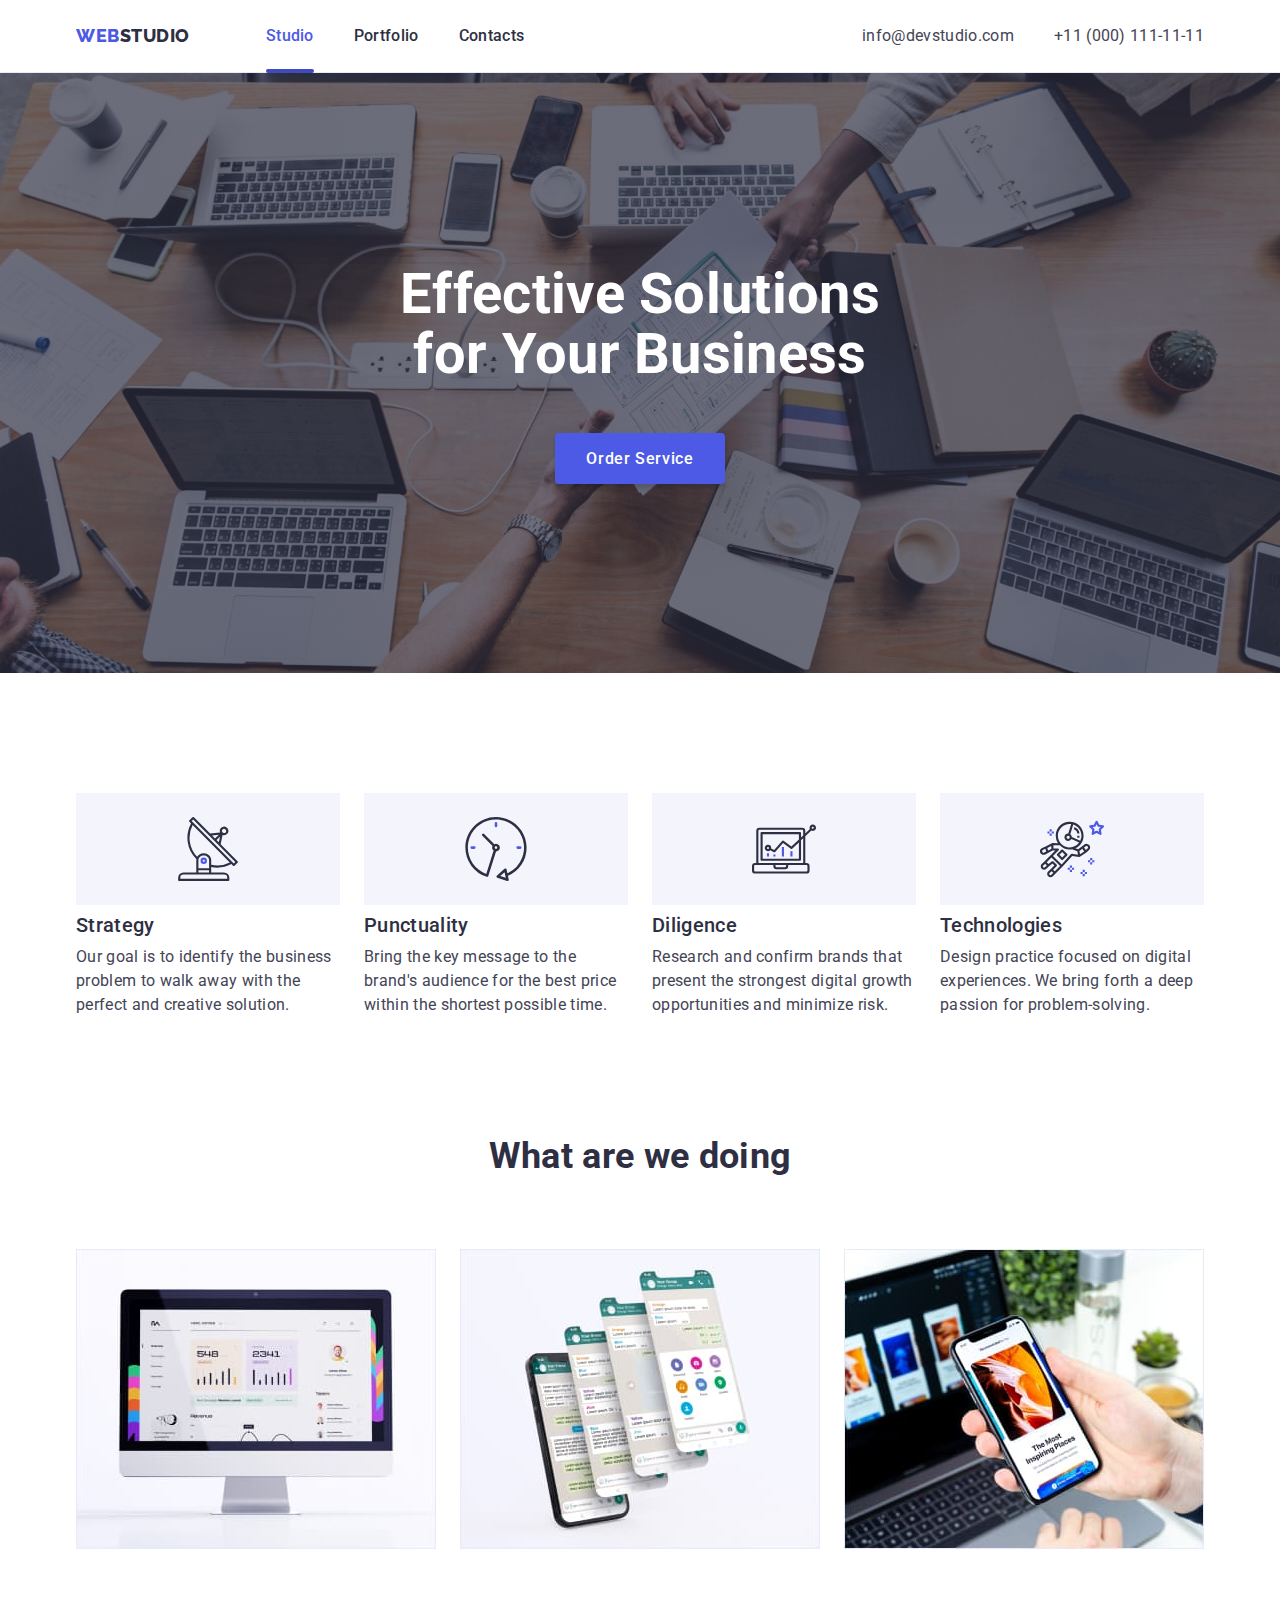
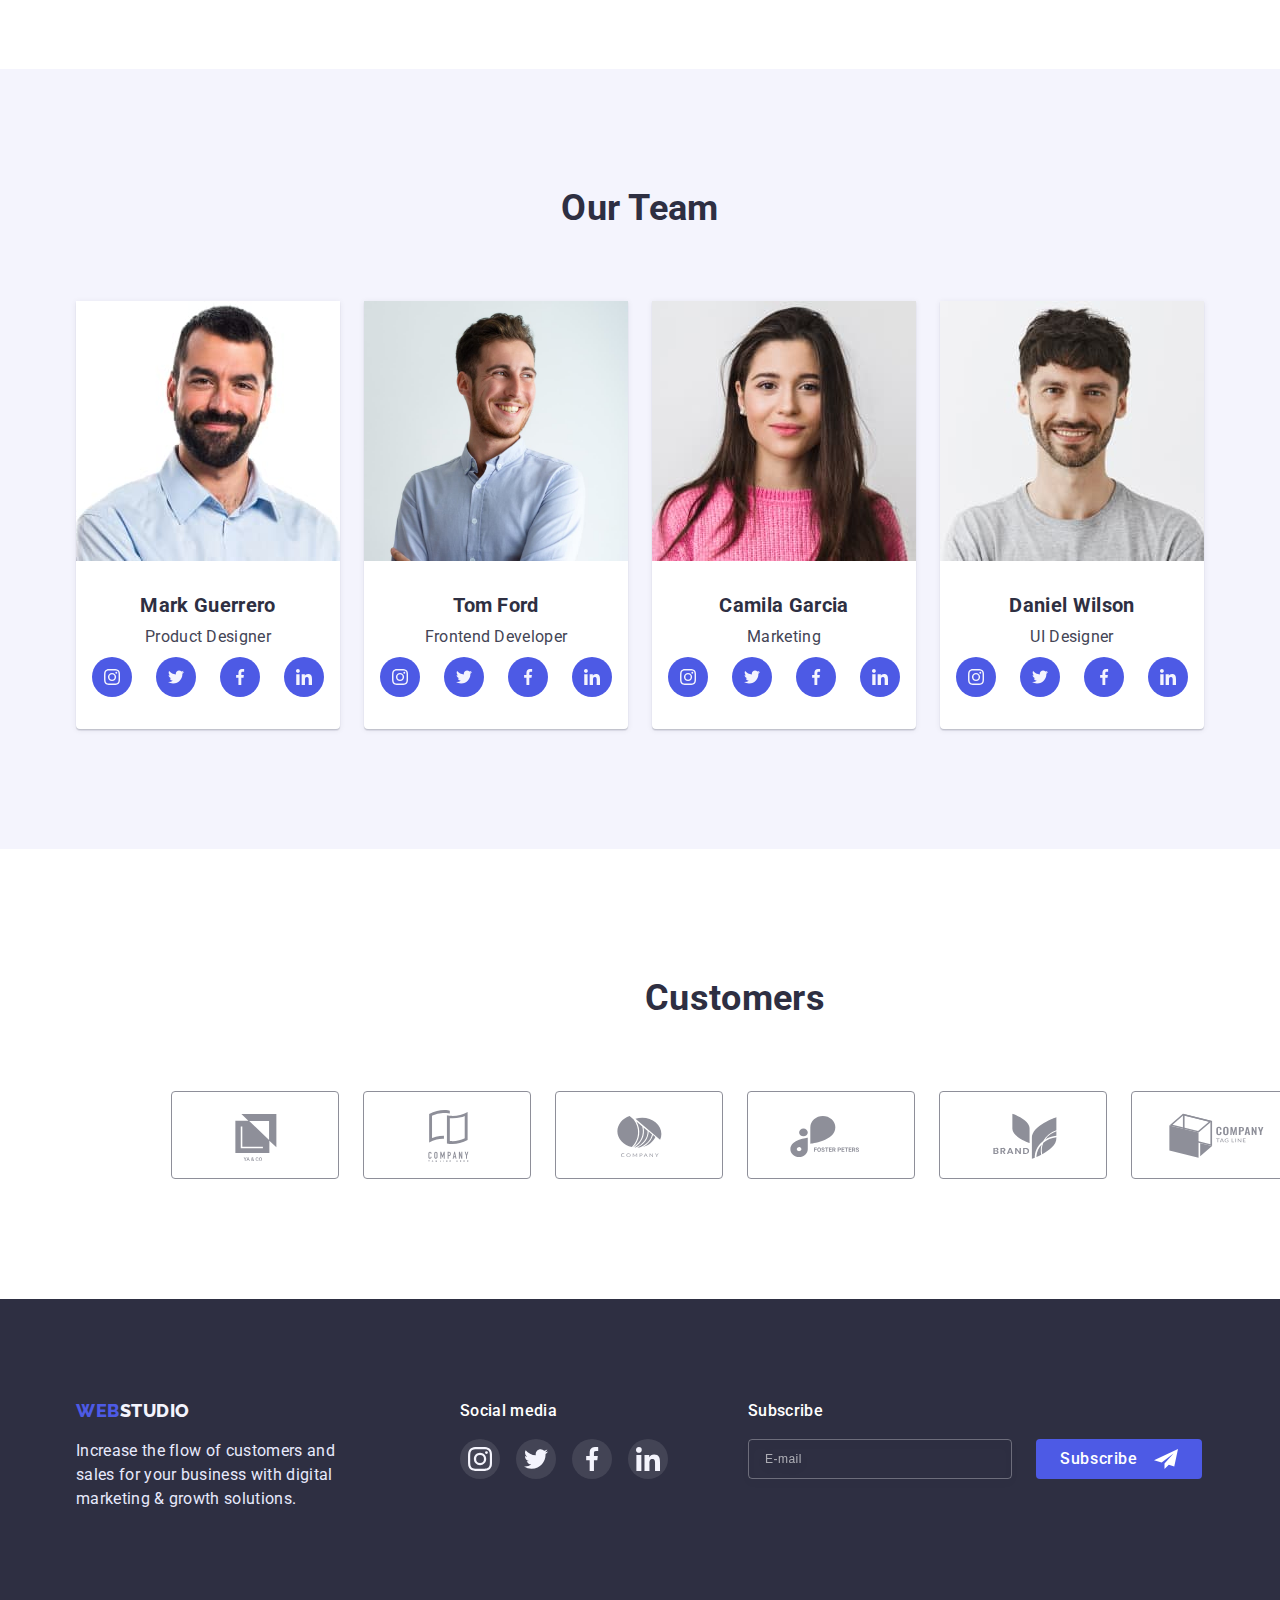
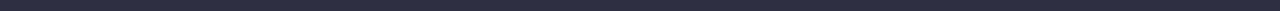
<file: index.html>
<!DOCTYPE html>
<html lang="en">
  <head>
    <meta charset="UTF-8" />
    <meta http-equiv="X-UA-Compatible" content="IE=edge" />
    <meta name="viewport" content="width=device-width, initial-scale=1.0" />
    <title>Document</title>
    <link
      rel="stylesheet"
      href="https://cdnjs.cloudflare.com/ajax/libs/modern-normalize/1.1.0/modern-normalize.min.css"
      integrity="sha512-wpPYUAdjBVSE4KJnH1VR1HeZfpl1ub8YT/NKx4PuQ5NmX2tKuGu6U/JRp5y+Y8XG2tV+wKQpNHVUX03MfMFn9Q=="
      crossorigin="anonymous"
      referrerpolicy="no-referrer"
    />
    <link rel="stylesheet" href="./css/styles.css" />
    <link rel="preconnect" href="https://fonts.googleapis.com" />
    <link rel="preconnect" href="https://fonts.gstatic.com" crossorigin />
    <link
      href="https://fonts.googleapis.com/css2?family=Raleway:wght@800&family=Roboto:wght@400;500;700;800;900&display=swap"
      rel="stylesheet"
    />
  </head>
  <body>
    <header>
      <div class="container header">
        <nav class="item">
          <a href="./index.html" class="logo"
            ><span class="logo-web">Web</span>Studio
          </a>

          <ul class="navs list">
            <li><a href="./index.html" class="nav active">Studio</a></li>
            <li><a href="./portfolio.html" class="nav">Portfolio</a></li>
            <li><a href="" class="nav">Contacts</a></li>
          </ul>
        </nav>
        <ul class="contacts list">
          <li>
            <a href="mailto:info@devstudio.com" class="contact"
              >info@devstudio.com</a
            >
          </li>
          <li>
            <a href="tel:+110001111111" class="contact">+11 (000) 111-11-11</a>
          </li>
        </ul>
      </div>
    </header>
    <main>
      <!-- Hero -->
      <section class="hero-section">
        <div class="container">
          <h1 class="hero-title">Effective Solutions for Your Business</h1>
          <button type="button" class="hero btn" data-modal-open>
            Order Service
          </button>
        </div>
      </section>

      <!-- Переваги -->
      <section class="features">
        <div class="container">
          <h2 class="ghost-title">Our advantages</h2>
          <ul class="list feature-list">
            <li class="feature">
              <div class="thumb">
                <svg class="icon">
                  <use href="./images/icons.svg#icon-antenna"></use>
                </svg>
              </div>
              <h3 class="feature-title">Strategy</h3>
              <p class="feature-descr">
                Our goal is to identify the business problem to walk away with
                the perfect and creative solution.
              </p>
            </li>
            <li class="feature">
              <div class="thumb">
                <svg class="icon">
                  <use href="./images/icons.svg#icon-clock"></use>
                </svg>
              </div>
              <h3 class="feature-title">Punctuality</h3>
              <p class="feature-descr">
                Bring the key message to the brand's audience for the best price
                within the shortest possible time.
              </p>
            </li>
            <li class="feature">
              <div class="thumb">
                <svg class="icon">
                  <use href="./images/icons.svg#icon-diagram"></use>
                </svg>
              </div>
              <h3 class="feature-title">Diligence</h3>
              <p class="feature-descr">
                Research and confirm brands that present the strongest digital
                growth opportunities and minimize risk.
              </p>
            </li>
            <li class="feature">
              <div class="thumb">
                <svg class="icon">
                  <use href="./images/icons.svg#icon-astronaut"></use>
                </svg>
              </div>
              <h3 class="feature-title">Technologies</h3>
              <p class="feature-descr">
                Design practice focused on digital experiences. We bring forth a
                deep passion for problem-solving.
              </p>
            </li>
          </ul>
        </div>
      </section>

      <!-- Чим ми займаємось -->
      <section class="activity">
        <div class="container">
          <h2 class="section-title">What are we doing</h2>
          <ul class="list activity-list">
            <li>
              <img
                src="./images/Rectangle71.jpg"
                alt="Робота за комп'ютером"
                width="360"
              />
            </li>
            <li class="img">
              <img
                src="./images/Rectangle71(1).jpg"
                alt="Робота з різними девайсами"
                width="360"
              />
            </li>
            <li class="img">
              <img
                src="./images/Rectangle71(2).jpg"
                alt="Робота з кольорами"
                width="360"
              />
            </li>
          </ul>
        </div>
      </section>

      <!-- Наша команда -->
      <section class="workers">
        <div class="container">
          <h2 class="section-title">Our Team</h2>
          <ul class="list worker-list">
            <li class="worker">
              <img
                src="./images/workers/mark.jpg"
                alt="Mark Guerrero"
                width="264"
              />
              <div class="worker-details">
                <h3 class="name">Mark Guerrero</h3>
                <p class="position">Product Designer</p>
                <ul class="list socials">
                  <li class="social-button">
                    <a href="" class="icon-link">
                      <svg class="social-icon">
                        <use href="./images/icons.svg#icon-instagram"></use>
                      </svg>
                    </a>
                  </li>
                  <li class="social-button">
                    <a href="" class="icon-link">
                      <svg class="social-icon">
                        <use href="./images/icons.svg#icon-twitter"></use>
                      </svg>
                    </a>
                  </li>
                  <li class="social-button">
                    <a href="" class="icon-link">
                      <svg class="social-icon">
                        <use href="./images/icons.svg#icon-facebook"></use>
                      </svg>
                    </a>
                  </li>
                  <li class="social-button">
                    <a href="" class="icon-link">
                      <svg class="social-icon">
                        <use href="./images/icons.svg#icon-linkedin"></use>
                      </svg>
                    </a>
                  </li>
                </ul>
              </div>
            </li>
            <li class="worker">
              <img
                src="./images/workers/tom.jpg"
                alt="Tom Ford"
                width="264"
                height="260"
              />
              <div class="worker-details">
                <h3 class="name">Tom Ford</h3>
                <p class="position">Frontend Developer</p>
                <ul class="list socials">
                  <li class="social-button">
                    <a href="" class="icon-link">
                      <svg class="social-icon">
                        <use href="./images/icons.svg#icon-instagram"></use>
                      </svg>
                    </a>
                  </li>
                  <li class="social-button">
                    <a href="" class="icon-link">
                      <svg class="social-icon">
                        <use href="./images/icons.svg#icon-twitter"></use>
                      </svg>
                    </a>
                  </li>
                  <li class="social-button">
                    <a href="" class="icon-link">
                      <svg class="social-icon">
                        <use href="./images/icons.svg#icon-facebook"></use>
                      </svg>
                    </a>
                  </li>
                  <li class="social-button">
                    <a href="" class="icon-link">
                      <svg class="social-icon">
                        <use href="./images/icons.svg#icon-linkedin"></use>
                      </svg>
                    </a>
                  </li>
                </ul>
              </div>
            </li>
            <li class="worker">
              <img
                src="./images/workers/camilla.jpg"
                alt="Camila Garcia"
                width="264"
              />
              <div class="worker-details">
                <h3 class="name">Camila Garcia</h3>
                <p class="position">Marketing</p>
                <ul class="list socials">
                  <li class="social-button">
                    <a href="" class="icon-link">
                      <svg class="social-icon">
                        <use href="./images/icons.svg#icon-instagram"></use>
                      </svg>
                    </a>
                  </li>
                  <li class="social-button">
                    <a href="" class="icon-link">
                      <svg class="social-icon">
                        <use href="./images/icons.svg#icon-twitter"></use>
                      </svg>
                    </a>
                  </li>
                  <li class="social-button">
                    <a href="" class="icon-link">
                      <svg class="social-icon">
                        <use href="./images/icons.svg#icon-facebook"></use>
                      </svg>
                    </a>
                  </li>
                  <li class="social-button">
                    <a href="" class="icon-link">
                      <svg class="social-icon">
                        <use href="./images/icons.svg#icon-linkedin"></use>
                      </svg>
                    </a>
                  </li>
                </ul>
              </div>
            </li>
            <li class="worker">
              <img
                src="./images/workers/daniel.jpg"
                alt="Daniel Wilson"
                width="264"
              />
              <div class="worker-details">
                <h3 class="name">Daniel Wilson</h3>
                <p class="position">UI Designer</p>
                <ul class="list socials">
                  <li class="social-button">
                    <a href="" class="icon-link">
                      <svg class="social-icon">
                        <use href="./images/icons.svg#icon-instagram"></use>
                      </svg>
                    </a>
                  </li>
                  <li class="social-button">
                    <a href="" class="icon-link">
                      <svg class="social-icon">
                        <use href="./images/icons.svg#icon-twitter"></use>
                      </svg>
                    </a>
                  </li>
                  <li class="social-button">
                    <a href="" class="icon-link">
                      <svg class="social-icon">
                        <use href="./images/icons.svg#icon-facebook"></use>
                      </svg>
                    </a>
                  </li>
                  <li class="social-button">
                    <a href="" class="icon-link">
                      <svg class="social-icon">
                        <use href="./images/icons.svg#icon-linkedin"></use>
                      </svg>
                    </a>
                  </li>
                </ul>
              </div>
            </li>
          </ul>
        </div>
      </section>
      <section class="customers">
        <div class="container">
          <h2 class="section-title">Customers</h2>
          <ul class="list customer-list">
            <li class="customer-list-item">
              <a href="" class="customer-btn">
                <svg class="customer-icon">
                  <use href="./images/icons.svg#icon-logo1"></use>
                </svg>
              </a>
            </li>
            <li class="customer-list-item">
              <a href="" class="customer-btn">
                <svg class="customer-icon">
                  <use href="./images/icons.svg#icon-logo2"></use>
                </svg>
              </a>
            </li>
            <li class="customer-list-item">
              <a href="" class="customer-btn">
                <svg class="customer-icon">
                  <use href="./images/icons.svg#icon-logo3"></use>
                </svg>
              </a>
            </li>
            <li class="customer-list-item">
              <a href="" class="customer-btn">
                <svg class="customer-icon">
                  <use href="./images/icons.svg#icon-logo4"></use>
                </svg>
              </a>
            </li>
            <li class="customer-list-item">
              <a href="" class="customer-btn">
                <svg class="customer-icon">
                  <use href="./images/icons.svg#icon-logo5"></use>
                </svg>
              </a>
            </li>
            <li class="customer-list-item">
              <a href="" class="customer-btn">
                <svg class="customer-icon">
                  <use href="./images/icons.svg#icon-logo6"></use>
                </svg>
              </a>
            </li>
          </ul>
        </div>
      </section>
    </main>
    <!-- Футер -->
    <footer class="footer">
      <div class="container footer-wrap">
        <div>
          <a href="./index.html" class="logo light"
            ><span class="logo-web">Web</span>Studio</a
          >
          <p class="footer-desc">
            Increase the flow of customers and sales for your business with
            digital marketing & growth solutions.
          </p>
        </div>
        <div class="footer-social-media">
          <h2 class="social-title">Social media</h2>
          <ul class="list footer-socials">
            <li class="footer-social-button">
              <a href="" class="icon-link">
                <svg class="footer-social-icon">
                  <use href="./images/icons.svg#icon-instagram"></use>
                </svg>
              </a>
            </li>
            <li class="footer-social-button">
              <a href="" class="icon-link">
                <svg class="footer-social-icon">
                  <use href="./images/icons.svg#icon-twitter"></use>
                </svg>
              </a>
            </li>
            <li class="footer-social-button">
              <a href="" class="icon-link">
                <svg class="footer-social-icon">
                  <use href="./images/icons.svg#icon-facebook"></use>
                </svg>
              </a>
            </li>
            <li class="footer-social-button">
              <a href="" class="icon-link">
                <svg class="footer-social-icon">
                  <use href="./images/icons.svg#icon-linkedin"></use>
                </svg>
              </a>
            </li>
          </ul>
        </div>
        <div>
          <h2 class="social-title">Subscribe</h2>
          <form action="" class="footer-form">
            <input
              type="email"
              name="email"
              class="footer-email"
              placeholder="E-mail"
            />
            <button type="submit" class="subscribe btn">
              Subscribe
              <svg class="icon-plane">
                <use href="./images/icons.svg#icon-plane"></use>
              </svg>
            </button>
          </form>
        </div>
      </div>
    </footer>
      <div class="backdrop is-hidden" data-modal>
          <div class="modal">
            <button type="button" class="close-btn" data-modal-close>
              <svg class="close-icon">
                <use href="./images/icons.svg#icon-close"></use>
              </svg>
            </button>
            <h2 class="modal-title">
              Leave your contacts and we will call you back
            </h2>
            <form action="" class="form">
              <div class="form-wrapper">
                <label>
                  <span class="form-label">Name</span>
                  <span class="form-field">
                    <input type="text" name="name" class="form-input" />
                    <svg class="form-icon">
                      <use href="./images/icons.svg#icon-person"></use>
                    </svg>
                  </span>
                </label>
                <label>
                  <span class="form-label">Phone</span>
                  <span class="form-field">
                    <input type="text" name="name" class="form-input" />
                    <svg class="form-icon">
                      <use href="./images/icons.svg#icon-phone"></use>
                    </svg>
                  </span >
                </label>
                <label>
                  <span class="form-label">Email</span>
                  <span class="form-field">
                    <input type="text" name="name" class="form-input" />
                    <svg class="form-icon">
                      <use href="./images/icons.svg#icon-email"></use>
                    </svg>
                  </span >
                </label>
                <label>
                  <span class="form-label">Comment</span>
                  <textarea
                    name="comment"
                    placeholder="Text input"
                    class="comment"
                  ></textarea>
                </label>
              </div>
              <label class="checkbox-label">
                <input
                  type="checkbox"
                  name="policy"
                  class="checkbox"
                  value="aggreed"
                />
                <span class="checkbox-icon">
                  <svg width="10" height="8">
                    <use href="./images/icons.svg#icon-check"></use>
                  </svg>
                </span>
                 <span>
                    I accept the terms and conditions of the 
                    <a href="" class="policy-link"> Privacy Policy</a>
                 </span >
              </label>
              <button type="submit" class="btn send">Send</button>
            </form>
          </div>
        </div>
    <script src="./js/modal.js"></script>
  </body>
</html>
</file>
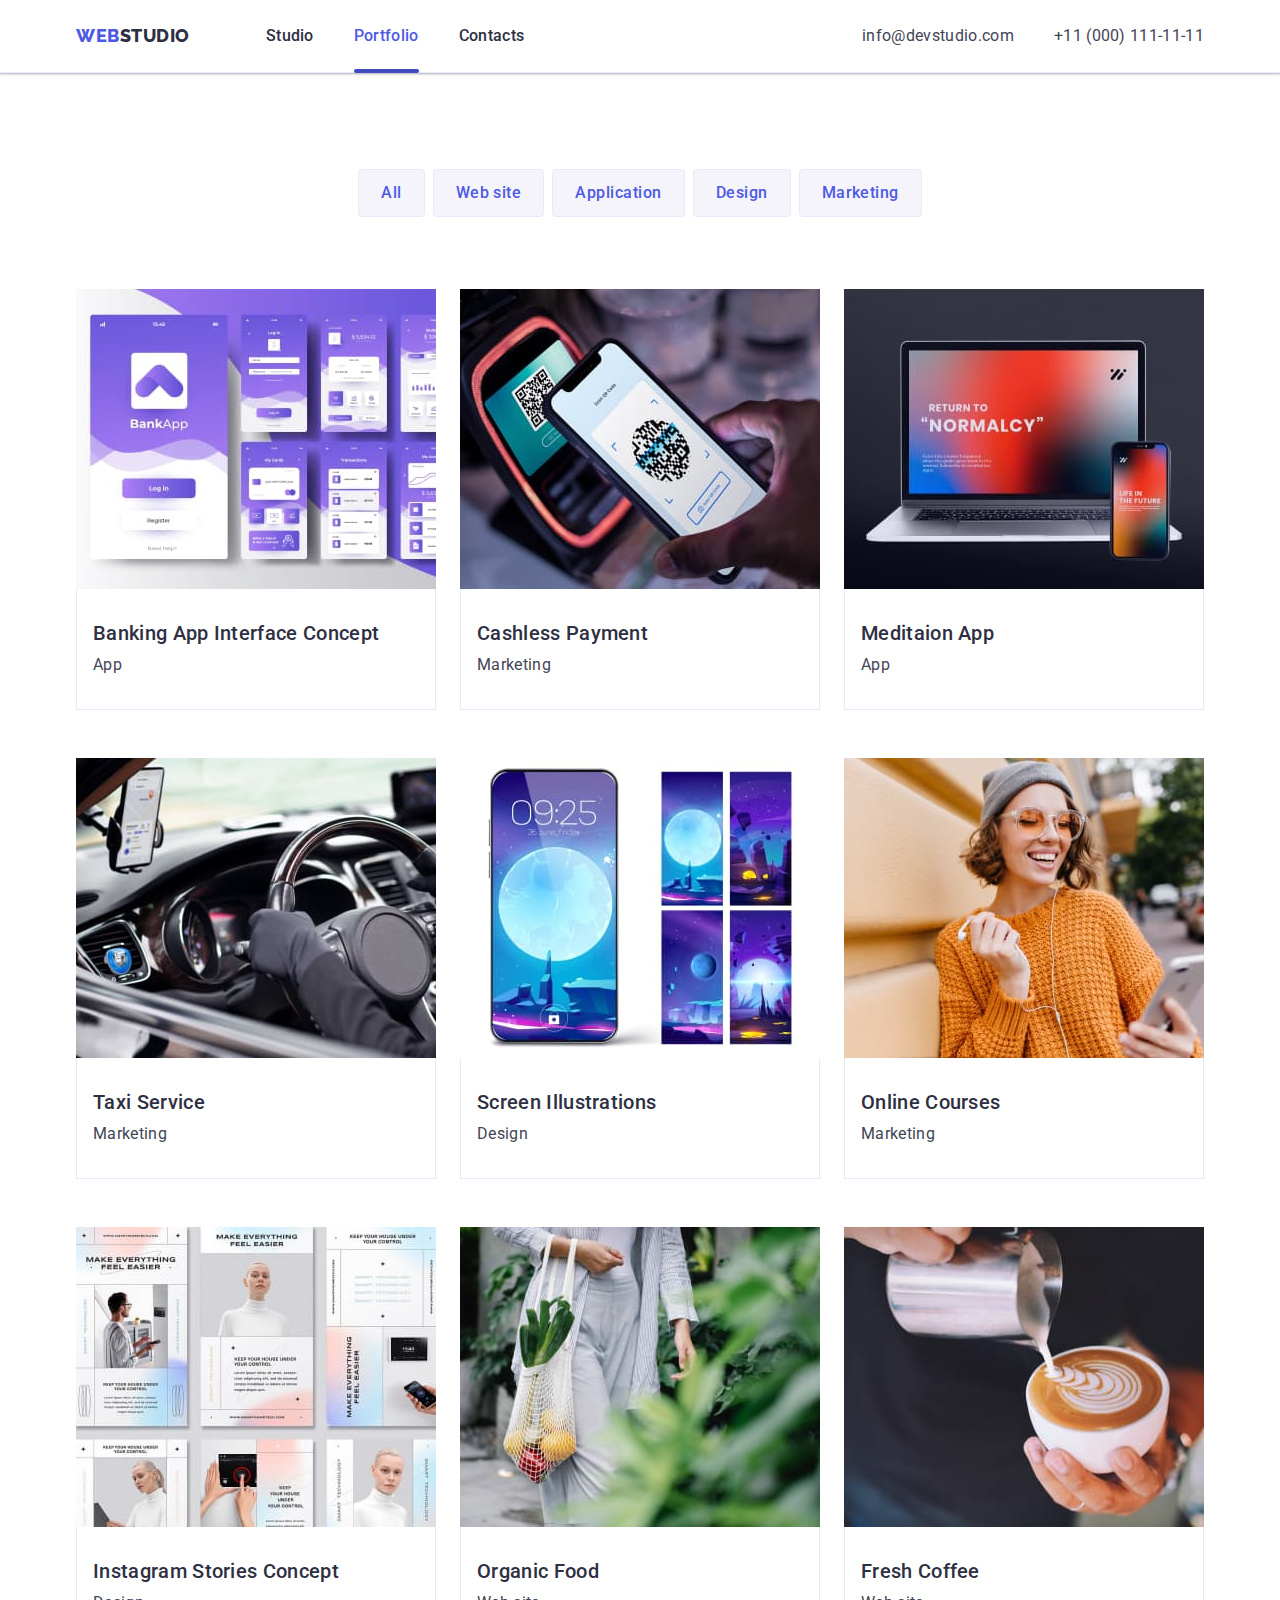
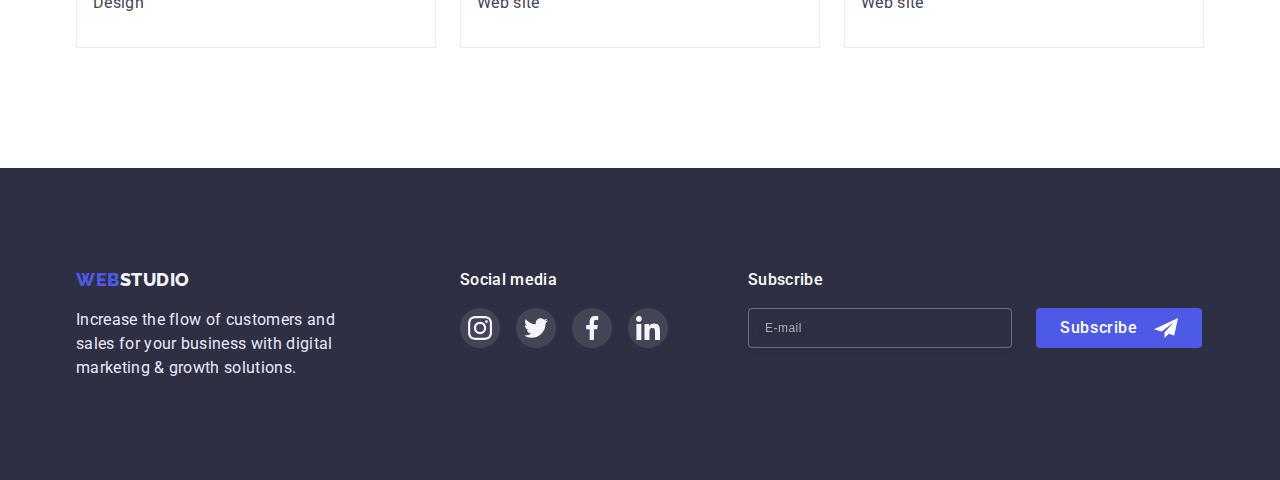
<file: portfolio.html>
<!DOCTYPE html>
<html lang="en">
  <head>
    <meta charset="UTF-8" />
    <meta http-equiv="X-UA-Compatible" content="IE=edge" />
    <meta name="viewport" content="width=device-width, initial-scale=1.0" />
    <title>Document</title>
    <link
      rel="stylesheet"
      href="https://cdnjs.cloudflare.com/ajax/libs/modern-normalize/1.1.0/modern-normalize.min.css"
      integrity="sha512-wpPYUAdjBVSE4KJnH1VR1HeZfpl1ub8YT/NKx4PuQ5NmX2tKuGu6U/JRp5y+Y8XG2tV+wKQpNHVUX03MfMFn9Q=="
      crossorigin="anonymous"
      referrerpolicy="no-referrer"
    />
    <link rel="stylesheet" href="./css/styles.css" />
    <link rel="preconnect" href="https://fonts.googleapis.com" />
    <link rel="preconnect" href="https://fonts.gstatic.com" crossorigin />
    <link
      href="https://fonts.googleapis.com/css2?family=Raleway:wght@800&family=Roboto:wght@400;500;700;800;900&display=swap"
      rel="stylesheet"
    />
  </head>
  <body>
    <header>
      <div class="container header">
        <nav class="item">
          <a href="./index.html" class="logo"
            ><span class="logo-web">Web</span>Studio
          </a>

          <ul class="navs list">
            <li><a href="./index.html" class="nav">Studio</a></li>
            <li><a href="./portfolio.html" class="nav active">Portfolio</a></li>
            <li><a href="" class="nav">Contacts</a></li>
          </ul>
        </nav>
        <ul class="contacts list">
          <li>
            <a href="mailto:info@devstudio.com" class="contact"
              >info@devstudio.com</a
            >
          </li>
          <li>
            <a href="tel:+110001111111" class="contact">+11 (000) 111-11-11</a>
          </li>
        </ul>
      </div>
    </header>
    <main>
      <section class="examples">
        <div class="container">
          <h1 class="ghost-title">Filter</h1>
          <ul class="list filters">
            <li class="item">
              <button type="button" class="btn-filter btn">All</button>
            </li>
            <li class="item">
              <button type="button" class="btn-filter btn">Web site</button>
            </li>
            <li class="item">
              <button type="button" class="btn-filter btn">Application</button>
            </li>
            <li class="item">
              <button type="button" class="btn-filter btn">Design</button>
            </li>
            <li class="item">
              <button type="button" class="btn-filter btn">Marketing</button>
            </li>
          </ul>
          <h2 class="ghost-title">Work examples</h2>
          <ul class="list works-list">
            <li class="work">
              <a href="" target="_blank" class="work-link">
                <div class="work-thumb">
                  <div class="work-overlay">
                    <p class="transition-text">
                      14 Stylish and User-Friendly App Design Concepts · Task
                      Manager App · Calorie Tracker App · Exotic Fruit Ecommerce
                      App · Cloud Storage App
                    </p>
                  </div>
                  <img
                    src="./images/portfolio/banking.jpg"
                    alt="Banking App Interface Concept"
                    width="360"
                  />
                </div>
                <div class="work-details">
                  <h2 class="work-title">Banking App Interface Concept</h2>
                  <p class="work-type">App</p>
                </div>
              </a>
            </li>
            <li class="work">
              <a href="" target="_blank" class="work-link">
                <div class="work-thumb">
                  <div class="work-overlay">
                    <p class="transition-text">
                      14 Stylish and User-Friendly App Design Concepts · Task
                      Manager App · Calorie Tracker App · Exotic Fruit Ecommerce
                      App · Cloud Storage App
                    </p>
                  </div>
                  <img
                    src="./images/portfolio/cashless.jpg"
                    alt="Cashless Payment"
                    width="360"
                  />
                </div>
                <div class="work-details">
                  <h2 class="work-title">Cashless Payment</h2>
                  <p class="work-type">Marketing</p>
                </div>
              </a>
            </li>
            <li class="work">
              <a href="" target="_blank" class="work-link">
                <div class="work-thumb">
                  <div class="work-overlay">
                    <p class="transition-text">
                      14 Stylish and User-Friendly App Design Concepts · Task
                      Manager App · Calorie Tracker App · Exotic Fruit Ecommerce
                      App · Cloud Storage App
                    </p>
                  </div>
                  <img
                    src="./images/portfolio/meditation.jpg"
                    alt="Meditaion App"
                    width="360"
                  />
                </div>
                <div class="work-details">
                  <h2 class="work-title">Meditaion App</h2>
                  <p class="work-type">App</p>
                </div>
              </a>
            </li>
            <li class="work">
              <a href="" target="_blank" class="work-link">
                <div class="work-thumb">
                  <div class="work-overlay">
                    <p class="transition-text">
                      14 Stylish and User-Friendly App Design Concepts · Task
                      Manager App · Calorie Tracker App · Exotic Fruit Ecommerce
                      App · Cloud Storage App
                    </p>
                  </div>
                  <img
                    src="./images/portfolio/taxi.jpg"
                    alt="Taxi Service"
                    width="360"
                  />
                </div>
                <div class="work-details">
                  <h2 class="work-title">Taxi Service</h2>
                  <p class="work-type">Marketing</p>
                </div>
              </a>
            </li>
            <li class="work">
              <a href="" target="_blank" class="work-link">
                <div class="work-thumb">
                  <div class="work-overlay">
                    <p class="transition-text">
                      14 Stylish and User-Friendly App Design Concepts · Task
                      Manager App · Calorie Tracker App · Exotic Fruit Ecommerce
                      App · Cloud Storage App
                    </p>
                  </div>
                  <img
                    src="./images/portfolio/illustration.jpg"
                    alt="Screen Illustrations"
                    width="360"
                  />
                </div>
                <div class="work-details">
                  <h2 class="work-title">Screen Illustrations</h2>
                  <p class="work-type">Design</p>
                </div>
              </a>
            </li>
            <li class="work">
              <a href="" target="_blank" class="work-link">
                <div class="work-thumb">
                  <div class="work-overlay">
                    <p class="transition-text">
                      14 Stylish and User-Friendly App Design Concepts · Task
                      Manager App · Calorie Tracker App · Exotic Fruit Ecommerce
                      App · Cloud Storage App
                    </p>
                  </div>
                  <img
                    src="./images/portfolio/courses.jpg"
                    alt="Online Courses"
                    width="360"
                  />
                </div>
                <div class="work-details">
                  <h2 class="work-title">Online Courses</h2>
                  <p class="work-type">Marketing</p>
                </div>
              </a>
            </li>
            <li class="work">
              <a href="" target="_blank" class="work-link">
                <div class="work-thumb">
                  <div class="work-overlay">
                    <p class="transition-text">
                      14 Stylish and User-Friendly App Design Concepts · Task
                      Manager App · Calorie Tracker App · Exotic Fruit Ecommerce
                      App · Cloud Storage App
                    </p>
                  </div>
                  <img
                    src="./images/portfolio/insta.jpg"
                    alt="Instagram Stories Concept"
                    width="360"
                  />
                </div>
                <div class="work-details">
                  <h2 class="work-title">Instagram Stories Concept</h2>
                  <p class="work-type">Design</p>
                </div>
              </a>
            </li>
            <li class="work">
              <a href="" target="_blank" class="work-link">
                <div class="work-thumb">
                  <div class="work-overlay">
                    <p class="transition-text">
                      14 Stylish and User-Friendly App Design Concepts · Task
                      Manager App · Calorie Tracker App · Exotic Fruit Ecommerce
                      App · Cloud Storage App
                    </p>
                  </div>
                  <img
                    src="./images/portfolio/organic.jpg"
                    alt="Organic Food"
                    width="360"
                  />
                </div>
                <div class="work-details">
                  <h2 class="work-title">Organic Food</h2>
                  <p class="work-type">Web site</p>
                </div>
              </a>
            </li>
            <li class="work">
              <a href="" target="_blank" class="work-link">
                <div class="work-thumb">
                  <div class="work-overlay">
                    <p class="transition-text">
                      14 Stylish and User-Friendly App Design Concepts · Task
                      Manager App · Calorie Tracker App · Exotic Fruit Ecommerce
                      App · Cloud Storage App
                    </p>
                  </div>
                  <img
                    src="./images/portfolio/coffee.jpg"
                    alt="Fresh Coffee"
                    width="360"
                  />
                </div>
                <div class="work-details">
                  <h2 class="work-title">Fresh Coffee</h2>
                  <p class="work-type">Web site</p>
                </div>
              </a>
            </li>
          </ul>
        </div>
      </section>
    </main>
    <footer class="footer">
      <div class="container footer-wrap">
        <div>
          <a href="./index.html" class="logo light"
            ><span class="logo-web">Web</span>Studio</a
          >
          <p class="footer-desc">
            Increase the flow of customers and sales for your business with
            digital marketing & growth solutions.
          </p>
        </div>
        <div class="footer-social-media">
          <h2 class="social-title">Social media</h2>
          <ul class="list footer-socials">
            <li class="footer-social-button">
              <a href="" class="icon-link">
                <svg class="footer-social-icon">
                  <use href="./images/icons.svg#icon-instagram"></use>
                </svg>
              </a>
            </li>
            <li class="footer-social-button">
              <a href="" class="icon-link">
                <svg class="footer-social-icon">
                  <use href="./images/icons.svg#icon-twitter"></use>
                </svg>
              </a>
            </li>
            <li class="footer-social-button">
              <a href="" class="icon-link">
                <svg class="footer-social-icon">
                  <use href="./images/icons.svg#icon-facebook"></use>
                </svg>
              </a>
            </li>
            <li class="footer-social-button">
              <a href="" class="icon-link">
                <svg class="footer-social-icon">
                  <use href="./images/icons.svg#icon-linkedin"></use>
                </svg>
              </a>
            </li>
          </ul>
        </div>
        <div>
          <h2 class="social-title">Subscribe</h2>
          <form action="" class="footer-form">
            <input
              type="email"
              name="email"
              class="footer-email"
              placeholder="E-mail"
            />

            <button type="submit" class="subscribe btn">
              Subscribe
              <svg class="icon-plane">
                <use href="./images/icons.svg#icon-plane"></use>
              </svg>
            </button>
          </form>
        </div>
      </div>
    </footer>
  </body>
</html>
</file>
<file: css/styles.css>
html {
  box-sizing: border-box;
}

*,
*::before,
*::after {
  box-sizing: inherit;
}

:root {
  --primary-text-color: #2e2f42;
  --secondary-text-color: #434455;
  --accent-color: #4d5ae5;
  --cloud: #f4f4fd;
  --dark-bcg: #2e2f42;
  --btn-primary-color: #f5f4fa;
  /* --bcg-color: #e5e5e5; */
  --white: #ffffff;
  --cubic: cubic-bezier(0.4, 0, 0.2, 1);
}

body {
  background-color: var(--white);
  color: var(--primary-text-color);
  font-family: "Roboto", sans-serif;
  letter-spacing: 0.02em;
  margin: 0;
}

h1,
h2,
h3,
h4,
h5,
h6,
p {
  margin: 0;
}

img {
  display: flex;
  max-width: 100%;
}
.container {
  width: 1158px;
  padding-left: 15px;
  padding-right: 15px;
  margin: 0 auto;
  align-items: center;
}

.container > .item {
  display: flex;
  align-items: center;
}

.logo {
  color: var(--primary-text-color);
  font-family: "Raleway", sans-serif;
  letter-spacing: 0.03em;
  font-weight: 800;
  font-size: 18px;
  line-height: 1.33;
  text-decoration: none;
  text-transform: uppercase;
  margin-right: 76px;
}

.logo.light {
  color: var(--cloud);
}

.logo-web {
  color: var(--accent-color);
}

.list {
  list-style-type: none;
  margin: 0;
  padding: 0;
}

header {
  border-bottom: 1px solid #e7e9fc;
  box-shadow: 0px 2px 1px rgba(46, 47, 66, 0.08),
    0px 1px 1px rgba(46, 47, 66, 0.16), 0px 1px 6px rgba(46, 47, 66, 0.08);
}

.container.header {
  display: flex;
}

.nav {
  color: var(--primary-text-color);
  font-weight: 500;
  font-size: 16px;
  line-height: 1.5;
  text-decoration: none;

  display: block;
  padding-top: 24px;
  padding-bottom: 24px;
  transition: color 250ms var(--cubic);
}

.navs.list :not(:last-child) {
  margin-right: 40px;
}

.navs.list {
  display: flex;
}

.contact {
  color: var(--secondary-text-color);
  font-weight: 400;
  font-size: 16px;
  line-height: 1.5;
  text-decoration: none;
  padding-top: 24px;
  padding-bottom: 24px;
  transition: color 250ms var(--cubic);
}

.contacts.list {
  display: flex;
  margin-left: auto;
}

.contacts.list :not(:first-child) {
  margin-left: 40px;
}

.nav:hover,
.nav:focus,
.contact:hover,
.contact:focus {
  color: var(--accent-color);
}

.nav.active {
  color: var(--accent-color);
  position: relative;
}

.active::after {
  position: absolute;
  bottom: -1px;
  content: "";
  display: block;
  width: 100%;
  height: 4px;
  background: #404bbf;
  border-radius: 2px;
}

.hero-section {
  height: 600px;
  max-width: 1440px;

  padding-top: 192px;
  padding-bottom: 192px;
  margin: 0 auto;
  background-image: linear-gradient(
      rgba(46, 47, 66, 0.7),
      rgba(46, 47, 66, 0.7)
    ),
    url(../images/people-office.jpg);

  background-color: var(--dark-bcg);
  background-size: cover;
  background-repeat: no-repeat;
  background-position: center;

  text-align: center;
}

.hero-title {
  color: var(--white);

  font-weight: 700;
  font-size: 56px;
  line-height: 1.07;
  text-align: center;

  width: 492px;
  margin-left: auto;
  margin-right: auto;
  margin-bottom: 48px;
}

.thumb {
  background-color: var(--cloud);
  width: 264px;
  height: 112px;
  padding: 24px 100px;
  margin-bottom: 8px;
}

.icon {
  width: 64px;
  height: 64px;
}

.features {
  padding: 120px 0;
}

.feature {
  max-width: 264px;
  min-height: 104px;
}

.list.feature-list {
  display: flex;
}

.feature-title {
  font-weight: 500;
  font-size: 20px;
  line-height: 1.2;

  margin-bottom: 8px;
}

.feature-descr {
  color: var(--secondary-text-color);
  font-size: 16px;
  line-height: 1.5;
}

.list.feature-list .feature + .feature {
  margin-left: 24px;
}

.section-title {
  font-weight: 700;
  font-size: 36px;
  line-height: 1.11;
  text-align: center;

  margin-bottom: 72px;
}

.workers {
  background-color: var(--cloud);
  padding: 120px 0;
  width: 100%;
}

.list.activity-list {
  display: flex;
  column-gap: 24px;
}

.activity {
  padding-bottom: 120px;
}

.worker {
  background: var(--white);
  box-shadow: 0px 1px 6px rgba(46, 47, 66, 0.08),
    0px 1px 1px rgba(46, 47, 66, 0.16), 0px 2px 1px rgba(46, 47, 66, 0.08);
  border-radius: 0px 0px 4px 4px;

  flex-basis: calc((100% - 72px) / 4);
  text-align: center;
}

.worker-details {
  padding: 32px 16px;
}

.list.worker-list {
  display: flex;
  column-gap: 24px;
}

.icon-link {
  width: 100%;
  height: 100%;
  display: block;
}

.socials {
  display: flex;
  margin-top: 8px;
  gap: 24px;
}

.social-button {
  background-color: var(--accent-color);
  border-radius: 50%;
  width: 40px;
  height: 40px;
  cursor: pointer;
  transition: background-color 250ms var(--cubic);
}

.social-button:hover,
.social-button:focus {
  background-color: #404bbf;
}

.social-icon {
  height: 100%;
  width: 100%;
  padding: 12px;
}

.name {
  font-weight: 700;
  font-size: 20px;
  line-height: 1.2;
}

.position {
  color: var(--secondary-text-color);
  font-size: 16px;
  line-height: 1.5;

  margin-top: 8px;
}

.customers {
  padding: 130px 156px 120px;
}

.customer-list-item {
  flex-basis: calc((100% - 120px) / 6);
  height: 88px;
  fill: #8e8f99;
}

.customer-btn {
  width: 100%;
  height: 100%;
  border: 1px solid #8e8f99;
  border-radius: 4px;
  display: flex;
  justify-content: center;
  align-items: center;
  cursor: pointer;
  transition: border-color 250ms var(--cubic);
}

.customer-icon {
  fill: #8e8f99;
  width: 104px;
  height: 56px;
  transition: fill 250ms var(--cubic);
}

.customer-btn:is(:hover, :focus) {
  border-color: #404bbf;
}

.customer-btn:is(:hover, :focus) .customer-icon {
  fill: #404bbf;
}

.customer-list {
  display: flex;
  gap: 24px;
}

.footer-wrap {
  display: flex;
  align-items: flex-start;
}

.footer-social-media {
  margin-left: 120px;
  margin-right: 80px;
}

.social-title {
  font-weight: 500;
  font-size: 16px;
  line-height: 1.5;
}

.footer-socials {
  display: flex;
  margin-top: 16px;
  gap: 16px;
}

.footer-social-button {
  background-color: rgba(255, 255, 255, 0.1);
  border-radius: 50%;
  width: 40px;
  height: 40px;
  cursor: pointer;
  transition: background-color 250ms var(--cubic);
}

.footer-social-button:hover,
.footer-social-button:focus {
  background-color: #31d0aa;
}

.footer-social-icon {
  fill: var(--cloud);
  width: 100%;
  height: 100%;
  padding: 8px;
}

.footer {
  background-color: var(--dark-bcg);
  color: #ffffff;
  width: 100%;
  padding: 100px 0px;
}

.footer-desc {
  color: #e7e9fc;

  font-size: 16px;
  line-height: 1.5;

  width: 264px;
  height: 72px;
  margin-top: 16px;
}

.footer-form {
  display: flex;
  gap: 24px;
  align-items: center;
  margin-top: 16px;
}

.footer-email {
  width: 264px;
  height: 40px;
  background-color: transparent;
  padding: 8px 0px 8px 16px;
  border: 1px solid rgba(255, 255, 255, 0.3);
  filter: drop-shadow(0px 4px 4px rgba(0, 0, 0, 0.15));
  border-radius: 4px;
  font-size: 12px;
  line-height: 2;
  letter-spacing: 0.04em;
  color: var(--white);
  transition: border 250ms var(--cubic);
}

.footer-email:focus-visible {
  outline: none;
  border: 1px solid var(--white);
}
.footer-email::placeholder {
  font-size: 12px;
  line-height: 2;
  letter-spacing: 0.04em;

  color: rgba(255, 255, 255, 0.6);
}
.btn.subscribe {
  display: flex;
  justify-content: center;
  align-items: center;
  width: fit-content;
  height: 40px;
  background-color: var(--accent-color);
  border-radius: 4px;
  padding: 8px 24px;
  color: var(--white);
  font-weight: 500;
  font-size: 16px;
  line-height: 1.5;
  letter-spacing: 0.04em;
  transition: background-color 250ms var(--cubic);
}

.btn.subscribe:is(:hover, :focus) {
  background-color: #404bbf;
}

.icon-plane {
  width: 24px;
  height: 24px;
  margin-left: 16px;
}

/* portfolio */

.btn.hero {
  font-weight: 500;
  font-size: 16px;
  line-height: 1.2;
  letter-spacing: 0.04em;
  background-color: var(--accent-color);
  color: var(--white);

  width: 170px;
  height: 51px;
  margin-left: auto;
  margin-right: auto;
  box-shadow: 0px 4px 4px rgba(0, 0, 0, 0.15);
  border-radius: 4px;
  transition: background-color 250ms var(--cubic);
}

.btn.hero:hover {
  background-color: #404bbf;
}

.backdrop {
  position: fixed;
  top: 0;
  left: 0;
  background-color: rgba(46, 47, 66, 0.4);
  width: 100%;
  height: 100%;
  opacity: 1;
  transition: opacity 250ms var(--cubic), visibility 250ms var(--cubic);
}

.is-hidden {
  visibility: hidden;
  opacity: 0;
  pointer-events: none;
}

.modal {
  position: absolute;
  left: 50%;
  top: 50%;
  min-width: 408px;
  min-height: 576px;

  padding: 24px;

  background: #fcfcfc;
  box-shadow: 0px 1px 1px rgba(0, 0, 0, 0.14), 0px 1px 3px rgba(0, 0, 0, 0.12),
    0px 2px 1px rgba(0, 0, 0, 0.2);
  border-radius: 4px;

  opacity: 1;
  transform: translate(-50%, -50%) scale(1);
  transition: transform 250ms var(--cubic), opacity 250ms var(--cubic);
}

.backdrop.is-hidden .modal {
  opacity: 0;
  transform: translate(-50%, -50%) scale(0.5);
}

.close-btn {
  display: flex;
  justify-content: center;
  align-items: center;

  margin-left: auto;
  width: 24px;
  height: 24px;

  border-radius: 50%;
  background: #e7e9fc;
  border: 1px solid rgba(0, 0, 0, 0.1);
  cursor: pointer;

  transition: background-color 250ms var(--cubic), fill 250ms var(--cubic);
}

.close-btn:is(:hover, :focus) {
  background-color: var(--accent-color);
  fill: var(--white);
}

.close-icon {
  width: 8px;
  height: 8px;
}

.modal-title {
  margin-top: 24px;
  margin-bottom: 14px;
  font-weight: 500;
  font-size: 16px;
  line-height: 1.5;
  color: var(--primary-text-color);
}

.form {
  text-align: left;
}

.form-wrapper {
  display: flex;
  flex-direction: column;
  gap: 8px;
  margin-bottom: 16px;
}

.form-input:focus-visible,
.comment:focus-visible {
  outline: none;
}

.form-field:focus-within .form-input,
.comment:focus-within,
.form-field:focus-within .form-icon {
  border-color: var(--accent-color);
  fill: var(--accent-color);
}

.form-field {
  position: relative;
}

.form-label {
  margin-bottom: 4px;
  display: block;
  font-size: 12px;
  line-height: 1.33;
  letter-spacing: 0.04em;
  color: #8e8f99;
}

.form-icon {
  position: absolute;
  top: 50%;
  left: 15px;
  transform: translateY(-50%);
  width: 18px;
  height: 24px;
  transition: fill 250ms var(--cubic);
}

.comment {
  resize: none;
  width: 360px;
  height: 120px;
  padding: 8px 16px;
  border: 1px solid rgba(33, 33, 33, 0.2);
  border-radius: 4px;
  transition: border-color 250ms var(--cubic);
}

.comment::placeholder {
  font-size: 12px;
  line-height: 1.33;
  letter-spacing: 0.04em;
  color: rgba(117, 117, 117, 0.5);
}

.form-input {
  width: 100%;
  height: 36px;
  padding-left: 38px;
  outline: transparent;
  border: 1px solid rgba(33, 33, 33, 0.2);
  border-radius: 4px;
  transition: border-color 250ms var(--cubic);
}

.policy-link {
  color: var(--accent-color);
}

.checkbox {
  position: absolute;
  width: 1px;
  height: 1px;
  margin: -1px;
  border: 0;
  padding: 0;

  white-space: nowrap;
  clip-path: inset(100%);
  clip: rect(0 0 0 0);
  overflow: hidden;
}

.checkbox-icon {
  display: flex;
  align-items: center;
  justify-content: center;
  width: 16px;
  height: 16px;
  border: 1.25px solid #2e2f42;
  border-radius: 2px;
  margin-right: 8px;
  transition: background-color 300ms linear;
  fill: transparent;
}

.checkbox:checked + .checkbox-icon {
  background-color: #404bbf;
  border: none;
  fill: #ffffff;
}

.checkbox:focus + .checkbox-icon {
  border: 2px solid #404bbf;
}

.checkbox-label {
  display: flex;
  align-items: center;
  font-size: 12px;
  line-height: 1.33;
  letter-spacing: 0.04em;
  color: #757575;
}

.btn.send {
  width: fit-content;
  height: 56px;
  padding: 16px 65px;
  background-color: var(--accent-color);
  box-shadow: 0px 4px 4px rgba(0, 0, 0, 0.15);
  color: var(--white);
  font-weight: 500;
  font-size: 16px;
  line-height: 1.5;
  letter-spacing: 0.04em;
  display: block;
  margin: 24px auto 0;
  transition: background-color 250ms var(--cubic);
}

.btn.send:hover,
.btn.send:focus {
  background-color: #404bbf;
}

.btn.btn-filter {
  color: var(--accent-color);
  background-color: var(--btn-primary-color);
  font-weight: 500;
  font-size: 16px;
  line-height: 1.62;
  text-align: center;
  letter-spacing: 0.03em;
  border: 1px solid #e7e9fc;

  width: fit-content;
  height: 48px;
  padding: 6px 22px;
  transition: color 250ms var(--cubic), box-shadow 250ms var(--cubic),
    background-color 250ms var(--cubic), border 250ms var(--cubic);
}

.btn-filter:hover,
.btn-filter:focus {
  background-color: var(--accent-color);
  color: var(--btn-primary-color);
  box-shadow: 0px 3px 1px rgba(0, 0, 0, 0.1), 0px 2px 1px rgba(0, 0, 0, 0.08),
    0px 2px 2px rgba(0, 0, 0, 0.12);
  border: 1px solid var(--accent-color);
}

.ghost-title {
  position: absolute;
  width: 1px;
  height: 1px;
  margin: -1px;
  border: 0;
  padding: 0;

  white-space: nowrap;
  clip-path: inset(100%);
  clip: rect(0 0 0 0);
  overflow: hidden;
}

.list.filters {
  display: flex;
  justify-content: center;
  margin-bottom: 72px;
}

.list.filters .item + .item {
  margin-left: 8px;
}

.btn {
  font-family: inherit;
  cursor: pointer;
  border-radius: 4px;
  padding: 0;
  border: 0;
}

.btn:hover,
.btn:focus {
  background-color: var(--accent-color);
  color: var(--cloud);
}

.examples {
  padding-top: 96px;
  padding-bottom: 120px;
}

.list.works-list {
  display: flex;
  flex-wrap: wrap;
  row-gap: 48px;
  column-gap: 24px;
}

.work {
  background-color: var(--white);
  flex-basis: calc((100% - 48px) / 3);
  transition: box-shadow 250ms var(--cubic);
}

.work:hover {
  box-shadow: 0px 1px 6px rgba(46, 47, 66, 0.08),
    0px 1px 1px rgba(46, 47, 66, 0.16), 0px 2px 1px rgba(46, 47, 66, 0.08);
}

.work:nth-child(3n) {
  margin-right: 0;
}

.work:nth-last-child(-n + 3) {
  margin-bottom: 0;
}

.work-details {
  padding-top: 32px;
  padding-bottom: 32px;
  padding-left: 16px;

  border-bottom: 1px solid #e7e9fc;
  border-left: 1px solid #e7e9fc;
  border-right: 1px solid #e7e9fc;
}

.work-title {
  font-weight: 500;
  font-size: 20px;
  line-height: 1.2;
}
.work-type {
  color: var(--secondary-text-color);
  font-size: 16px;
  line-height: 1.5;

  margin-top: 8px;
}

.work-link {
  text-decoration: none;
  color: currentColor;
}

.work-thumb {
  position: relative;
  overflow: hidden;
}

.work-overlay {
  position: absolute;
  top: 0;
  left: 0;
  width: 100%;
  height: 100%;
  background-color: var(--accent-color);
  padding: 40px 32px 0px;
  transform: translateY(100%);
  transition: transform 250ms var(--cubic);
  overflow: auto;
}

.transition-text {
  font-size: 16px;
  line-height: 1.5;
  color: var(--cloud);
}

.work:hover .work-overlay {
  transform: translateY(0);
}

.baton {
  margin-left: 24px;
}
</file>
